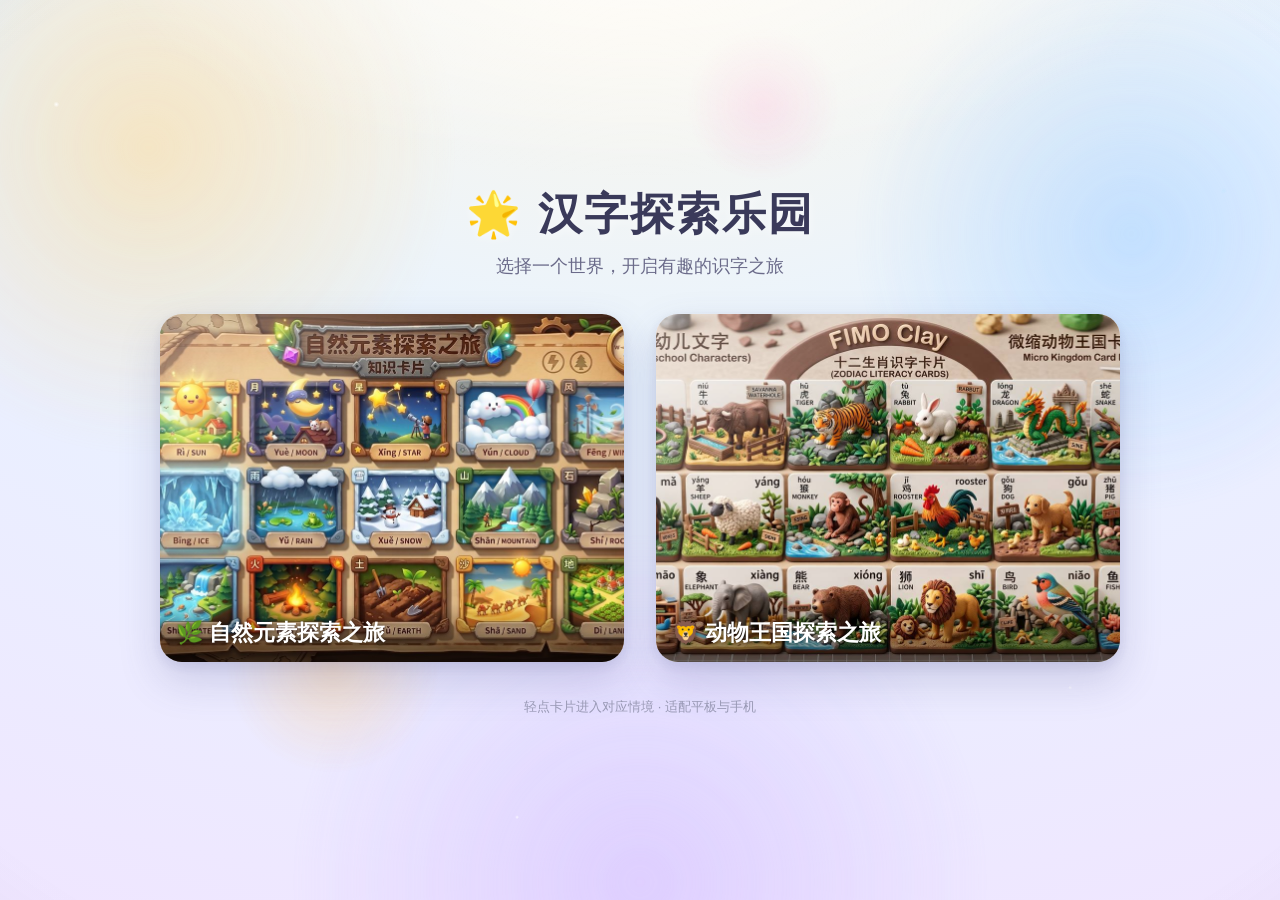
<file: index.html>
<!DOCTYPE html>
<html lang="zh-CN">
<head>
<meta charset="UTF-8">
<meta name="viewport" content="width=device-width, initial-scale=1.0, viewport-fit=cover">
<title>汉字探索乐园 · 识字卡片</title>
<link rel="icon" href="data:,">
<style>
  * { margin: 0; padding: 0; box-sizing: border-box; }
  html, body { height: 100%; }
  body {
    font-family: "PingFang SC", "Microsoft YaHei", -apple-system, "Segoe UI", sans-serif;
    min-height: 100vh;
    display: flex; flex-direction: column; align-items: center; justify-content: center;
    padding: env(safe-area-inset-top) 16px env(safe-area-inset-bottom);
    /* 基础光影渐变（顶部受光、底部偏冷，营造空间感） */
    background: radial-gradient(120% 120% at 50% -10%, #fff7e6 0%, #e8f3ff 45%, #efe6ff 100%);
    color: #3a3a5a;
    -webkit-tap-highlight-color: transparent;
    position: relative;
  }

  /* ============ 立体层次背景舞台（视差 + 光影） ============ */
  .bg-stage { position: fixed; inset: 0; z-index: 0; overflow: hidden; pointer-events: none; }
  .bg-layer { position: absolute; inset: -10%; will-change: transform; }
  /* 远景柔光团：最慢、最模糊、最淡 —— 推远景深 */
  .bg-layer.far {
    background:
      radial-gradient(40vmax 40vmax at 18% 22%, rgba(255,214,140,.55), transparent 60%),
      radial-gradient(36vmax 36vmax at 82% 30%, rgba(150,200,255,.50), transparent 60%),
      radial-gradient(44vmax 44vmax at 50% 90%, rgba(200,170,255,.45), transparent 62%);
    filter: blur(8px); opacity: .9;
  }
  /* 中景光斑：中速、中等模糊 */
  .bg-layer.mid {
    background:
      radial-gradient(14vmax 14vmax at 30% 70%, rgba(255,183,77,.35), transparent 60%),
      radial-gradient(12vmax 12vmax at 70% 58%, rgba(120,170,255,.30), transparent 60%),
      radial-gradient(10vmax 10vmax at 58% 18%, rgba(255,140,200,.28), transparent 60%);
    filter: blur(2px); opacity: .8;
  }
  /* 近景星点：最快、清晰，带高光 —— 拉近景深 */
  .bg-layer.near {
    opacity: .9;
    background-image:
      radial-gradient(3px 3px at 12% 18%, rgba(255,255,255,.95), transparent),
      radial-gradient(2px 2px at 28% 62%, rgba(255,255,255,.85), transparent),
      radial-gradient(3px 3px at 55% 38%, rgba(255,247,200,.95), transparent),
      radial-gradient(2px 2px at 78% 72%, rgba(255,255,255,.80), transparent),
      radial-gradient(3px 3px at 88% 26%, rgba(200,230,255,.95), transparent),
      radial-gradient(2px 2px at 42% 84%, rgba(255,255,255,.80), transparent);
  }
  /* 顶部光晕：模拟光源，强化光影质感 */
  .bg-light {
    position: absolute; inset: 0; pointer-events: none;
    background: radial-gradient(80% 50% at 50% -8%, rgba(255,255,255,.85), rgba(255,255,255,0) 55%);
  }
  /* 边缘暗角：聚焦中心，增强景深 */
  .bg-vignette {
    position: absolute; inset: 0; pointer-events: none;
    background: radial-gradient(120% 120% at 50% 50%, transparent 55%, rgba(60,50,90,.18) 100%);
  }

  /* 内容层浮于背景之上 */
  .page {
    position: relative; z-index: 1;
    display: flex; flex-direction: column; align-items: center; width: 100%;
  }

  header { text-align: center; margin-bottom: clamp(20px, 4vh, 48px); }
  header h1 {
    font-size: clamp(26px, 6vw, 44px); letter-spacing: 2px;
    text-shadow: 0 2px 10px rgba(255,255,255,.6);
  }
  header p { margin-top: 10px; font-size: clamp(14px, 3.4vw, 18px); color: #6b6b8a; }

  .entries {
    display: grid; grid-template-columns: repeat(2, minmax(0, 1fr));
    gap: clamp(16px, 3vw, 32px); width: min(960px, 92vw);
    perspective: 1200px; /* 卡片 3D 倾斜舞台 */
  }
  @media (max-width: 680px) { .entries { grid-template-columns: 1fr; } }

  .entry {
    position: relative; display: block; text-decoration: none;
    border-radius: 22px; overflow: hidden; background: #fff;
    box-shadow: 0 18px 40px rgba(80,80,140,.22), 0 4px 12px rgba(80,80,140,.12);
    transition: transform .3s cubic-bezier(.2,.7,.3,1), box-shadow .3s ease;
    aspect-ratio: 4 / 3;
    transform-style: preserve-3d;
    animation: floaty 7s ease-in-out infinite; /* 轻微悬浮，强化立体“活”感 */
  }
  .entry:nth-child(2) { animation-delay: -3.5s; }
  @keyframes floaty {
    0%, 100% { transform: translateY(0) rotateX(0) rotateY(0); }
    50%      { transform: translateY(-10px) rotateX(2deg) rotateY(-1.5deg); }
  }
  .entry:hover, .entry:focus-visible {
    transform: translateY(-8px) scale(1.03) rotateX(4deg) rotateY(-2deg);
    box-shadow: 0 26px 55px rgba(80,80,140,.30), 0 6px 16px rgba(80,80,140,.16);
    outline: none; animation-play-state: paused;
  }
  .entry img { width: 100%; height: 100%; object-fit: cover; display: block; }
  .entry .label {
    position: absolute; left: 0; right: 0; bottom: 0;
    padding: 14px 16px; font-size: clamp(16px, 3vw, 22px); font-weight: 700;
    color: #fff; background: linear-gradient(transparent, rgba(0,0,0,.55));
    text-shadow: 0 1px 4px rgba(0,0,0,.5);
  }
  /* 卡片左上高光，强化光影质感 */
  .entry::after {
    content: ""; position: absolute; inset: 0; pointer-events: none;
    background: linear-gradient(135deg, rgba(255,255,255,.35), rgba(255,255,255,0) 40%);
    mix-blend-mode: screen;
  }

  footer { margin-top: clamp(20px, 4vh, 40px); font-size: 13px; color: #9a9ab5; text-align: center; }

  /* 尊重“减少动态效果”偏好：关闭所有视差与悬浮动画 */
  @media (prefers-reduced-motion: reduce) {
    .entry { animation: none; }
    .bg-layer { transition: none !important; }
  }
  /* 触屏设备：降低远景模糊成本（无鼠标，视差改为自动轻漂） */
  @media (hover: none) {
    .bg-layer.far { filter: blur(6px); }
  }
</style>
</head>
<body>
  <!-- 立体层次背景：远/中/近三层 + 光源 + 暗角 -->
  <div class="bg-stage" aria-hidden="true">
    <div class="bg-layer far"  data-depth="10"></div>
    <div class="bg-layer mid"  data-depth="24"></div>
    <div class="bg-layer near" data-depth="46"></div>
    <div class="bg-light"></div>
    <div class="bg-vignette"></div>
  </div>

  <div class="page">
    <header>
      <h1>🌟 汉字探索乐园</h1>
      <p>选择一个世界，开启有趣的识字之旅</p>
    </header>
    <main class="entries">
      <a class="entry" href="nature.html" aria-label="自然元素探索之旅">
        <img src="背景1.jpg" alt="自然元素探索" decoding="async">
        <span class="label">🌿 自然元素探索之旅</span>
      </a>
      <a class="entry" href="zoo.html" aria-label="动物王国探索之旅">
        <img src="背景图2.jpg" alt="动物王国探索" decoding="async">
        <span class="label">🦁 动物王国探索之旅</span>
      </a>
    </main>
    <footer>轻点卡片进入对应情境 · 适配平板与手机</footer>
  </div>

  <script>
  (function () {
    var reduce = window.matchMedia && window.matchMedia('(prefers-reduced-motion: reduce)').matches;
    if (reduce) return; // 尊重减少动效偏好，不做视差
    var noHover = window.matchMedia && window.matchMedia('(hover: none)').matches;
    var layers = Array.prototype.slice.call(document.querySelectorAll('.bg-layer'));
    var tx = 0, ty = 0, cx = 0, cy = 0, raf = null;

    function animate() {
      cx += (tx - cx) * 0.08; // 平滑缓动，避免突兀
      cy += (ty - cy) * 0.08;
      for (var i = 0; i < layers.length; i++) {
        var d = parseFloat(layers[i].getAttribute('data-depth')) || 0;
        // 仅用 transform（GPU 合成），不触发重排/重绘
        layers[i].style.transform = 'translate3d(' + (-cx * d) + 'px,' + (-cy * d) + 'px,0)';
      }
      if (Math.abs(tx - cx) > 0.1 || Math.abs(ty - cy) > 0.1) raf = requestAnimationFrame(animate);
      else raf = null;
    }
    function schedule() { if (!raf) raf = requestAnimationFrame(animate); }

    if (!noHover) {
      // 桌面：指针视差（被动监听 + rAF 节流）
      window.addEventListener('pointermove', function (e) {
        tx = (e.clientX / window.innerWidth  - 0.5) * 2;  // 归一化 [-1,1]
        ty = (e.clientY / window.innerHeight - 0.5) * 2;
        schedule();
      }, { passive: true });
    } else {
      // 移动端：极低成本自动轻漂，营造呼吸式景深
      var t0 = performance.now();
      (function drift() {
        var t = (performance.now() - t0) / 1000;
        tx = Math.sin(t * 0.4) * 0.5;
        ty = Math.cos(t * 0.3) * 0.4;
        schedule();
        setTimeout(drift, 60);
      })();
    }
  })();
  </script>
</body>
</html>
</file>
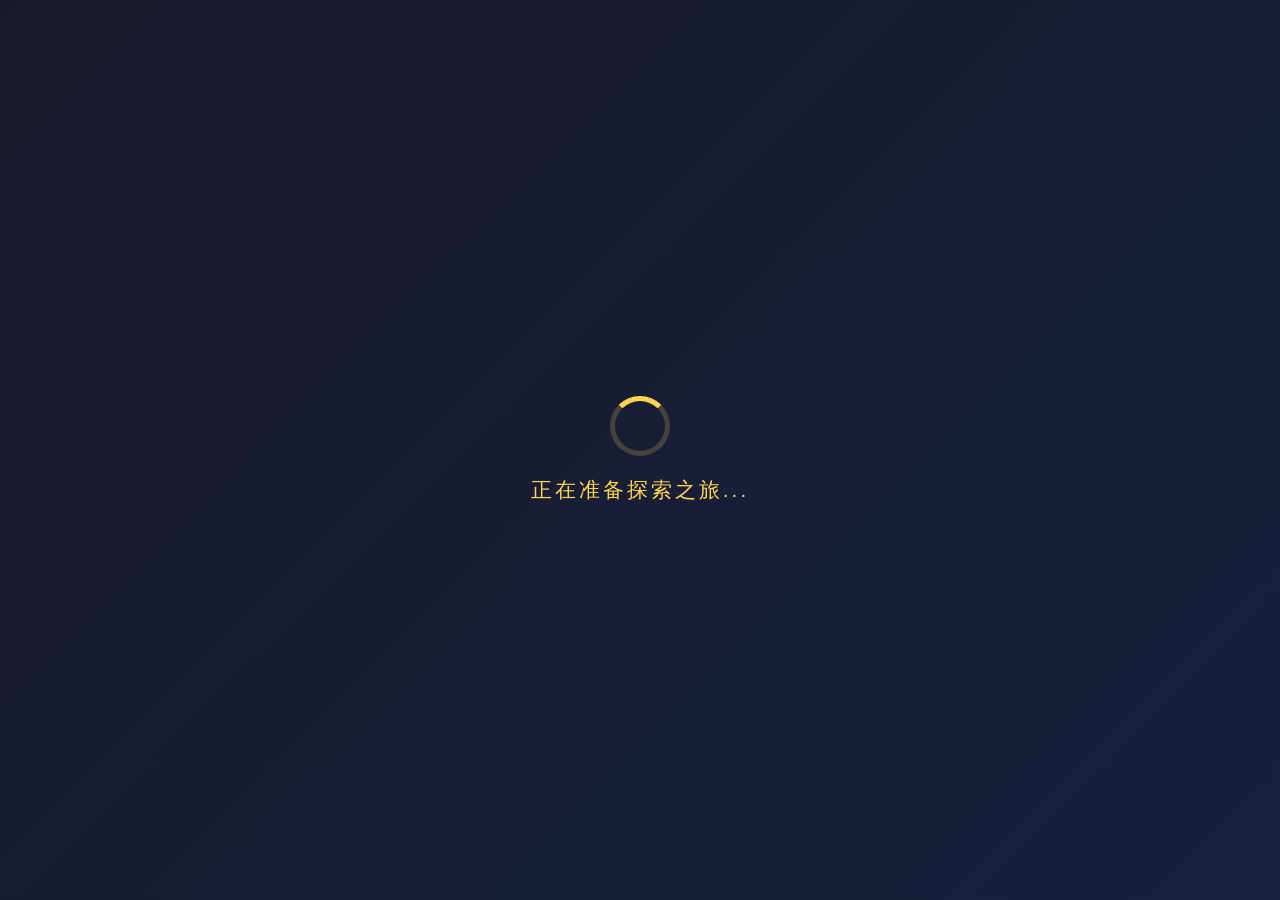
<file: nature.html>
<!DOCTYPE html>
<html lang="zh-CN">
<head>
    <meta charset="UTF-8">
    <meta name="viewport" content="width=device-width, initial-scale=1.0, maximum-scale=1.0, user-scalable=no, viewport-fit=cover">
    <link rel="icon" href="data:,">
    <title>自然元素探索之旅 - 3D幼儿互动识字</title>
    <link rel="stylesheet" href="app.css">
</head>
<body>

    <!-- 部署资源缺失自检横幅（默认隐藏，libs/ 等未上线时显示具体缺失文件） -->
    <div id="deploy-warning" role="alert"></div>

    <!-- 加载画面 -->
    <div class="loading-screen" id="loadingScreen">
        <div class="loading-spinner"></div>
        <div class="loading-text">正在准备探索之旅...</div>
    </div>

    <!-- 兜底：即使 CDN/脚本加载缓慢或被网络阻塞，最多 3 秒后强制隐藏加载页，
         避免手机/平板卡在“正在加载中”并拦截所有点击（独立于后续阻塞脚本） -->
    <script>
      (function () {
        function forceHide() {
          var l = document.getElementById('loadingScreen');
          if (l) {
            l.classList.add('hide');
            setTimeout(function () { if (l) l.style.display = 'none'; }, 900);
          }
        }
        window.__forceHideLoader = forceHide;
        setTimeout(forceHide, 3000);
      })();
    </script>

    <!-- Three.js 3D粒子背景 -->
    <canvas id="three-canvas"></canvas>

    <!-- 寻宝地图主场景 -->
    <div class="app-container" id="appContainer">
        <!-- 场景切换标签栏 -->
        <div class="scene-tabs" id="sceneTabs">
            <button class="scene-tab" onclick="location.href='index.html'">🏠 主页</button>
            <button class="scene-tab active" data-scene="nature">🌿 自然探索</button>
            <button class="scene-tab voice-tab" id="btnVoice" onclick="toggleVoicePanel()">🔊 语音</button>
            <div class="voice-panel" id="voicePanel"></div>
            <button class="scene-tab rate-tab" id="btnRate" onclick="toggleRatePanel()" title="选择语速（默认 1 倍）">⏩ 1×</button>
            <div class="rate-panel" id="ratePanel"></div>
        </div>

        <!-- 标题 -->
        <div class="title-decoration">✨ 自然元素探索之旅 ✨</div>

        <!-- 角落装饰SVG -->
        <svg class="corner-deco tl" viewBox="0 0 70 70"><path d="M5,5 L5,55 Q5,65 15,65 L65,65" fill="none" stroke="#ffd54f" stroke-width="3" stroke-linecap="round"/><circle cx="5" cy="5" r="5" fill="#ffd54f"/></svg>
        <svg class="corner-deco tr" viewBox="0 0 70 70"><path d="M5,5 L5,55 Q5,65 15,65 L65,65" fill="none" stroke="#ffd54f" stroke-width="3" stroke-linecap="round"/><circle cx="5" cy="5" r="5" fill="#ffd54f"/></svg>
        <svg class="corner-deco bl" viewBox="0 0 70 70"><path d="M5,5 L5,55 Q5,65 15,65 L65,65" fill="none" stroke="#ffd54f" stroke-width="3" stroke-linecap="round"/><circle cx="5" cy="5" r="5" fill="#ffd54f"/></svg>
        <svg class="corner-deco br" viewBox="0 0 70 70"><path d="M5,5 L5,55 Q5,65 15,65 L65,65" fill="none" stroke="#ffd54f" stroke-width="3" stroke-linecap="round"/><circle cx="5" cy="5" r="5" fill="#ffd54f"/></svg>

        <!-- 背景图 -->
        <img src="背景1.jpg" class="main-bg" alt="自然元素探索地图" decoding="async">

        <!-- 5×3 热区交互网格 -->
        <div class="grid-overlay" id="gridOverlay"></div>
    </div>

    <!-- 知识卡片弹窗（3D翻转） -->
    <div class="modal-overlay" id="cardModal">
        <div class="modal-content">
            <!-- 左侧：动态放大截取大图 + 大字展示 -->
            <div class="modal-left" id="modalImage">
                <div class="left-char-display" id="leftCharDisplay">日</div>
                <!-- 读一读 弹窗：叠加在左侧图片上方（毛玻璃面板，不遮挡图片关键内容） -->
                <div class="read-popup" id="readPopup">
                    <div class="read-popup-head">
                        <span>📖 读一读</span>
                        <span class="rp-head-btns">
                            <button class="read-popup-theme" id="readPopupTheme" title="切换配色主题">🎨</button>
                            <button class="read-popup-close" id="readPopupClose" title="关闭">✖</button>
                        </span>
                    </div>
                    <div class="read-popup-body" id="readPopupBody"></div>
                </div>
            </div>

            <!-- 右侧：可翻转教学卡片 -->
            <div class="modal-right">
                <div class="close-btn" onclick="event.stopPropagation(); closeModal()">✖</div>
                <button class="flip-btn" id="flipBtn" onclick="event.stopPropagation(); flipCard()">🔄 翻到背面 ✍️</button>

                <div class="flip-card-inner" id="flipCardInner">
                    <!-- 正面：基础认读 + 互动学习 -->
                    <div class="flip-face flip-front">
                        <!-- 可拖动顶部组：核心字 + 拼音 + 英语单词 + 小喇叭（整体左移） -->
                        <div class="top-block" id="topBlock">
                            <div class="core-display"><span class="letter big-char" id="ui-core">日</span></div>
                            <div class="char-header" id="charHeader">
                                <div class="py-row">
                                    <span class="pinyin" id="ui-pinyin">rì</span>
                                    <button class="spk-btn" id="btnPinyin" title="拼音拼读">🔊</button>
                                </div>
                                <div class="en-row">
                                    <span class="english" id="ui-english">SUN</span>
                                    <button class="spk-btn" id="btnEnglish" title="英语拼读">🔊</button>
                                </div>
                            </div>
                        </div>

                        <!-- 组词（位于拼音下方） -->
                        <div class="words" id="ui-words">组词：加载中...</div>

                        <!-- 顶部操作按钮栏（认读 / 学习类） -->
                        <div class="toolbar">
                            <button id="btn-audio" class="tb-btn tb-audio">📖 读一读</button>
                            <button id="btn-quiz" class="tb-btn tb-quiz">🎮 趣味问答</button>
                        </div>

                        <!-- 拼读高亮展示区（点击拼音/英语小喇叭时显示，浮于卡片右上） -->
                        <div class="blend-bar" id="blendBar">
                            <div class="blend-title" id="blendTitle">🔤 拼读练习</div>
                            <div class="blend-chips" id="blendChips"></div>
                        </div>

                        <!-- 部首与字形三合一模块（部首 / 笔画 / 结构 融于同一加宽模块） -->
                        <div class="info-module" id="ui-radical-box">
                            <div class="module-label">📕 部首与字形</div>
                            <div class="info-grid">
                                <div class="info-cell is-radical"><div class="ic-label">部首</div><div class="ic-val struct-radical">日</div></div>
                                <div class="info-cell"><div class="ic-label">笔画</div><div class="ic-val struct-strokes">4 画</div></div>
                                <div class="info-cell"><div class="ic-label">结构</div><div class="ic-val struct-type">独体字</div></div>
                            </div>
                        </div>

                        <!-- 随机奖励动画容器 -->
                        <div id="badge-reward">
                            <div class="badge-icon">🌟</div>
                            <div class="badge-text">解锁徽章！</div>
                        </div>

                        <!-- 趣味问答面板（默认隐藏） -->
                        <div class="quiz-box" id="quizBox">
                            <div class="quiz-title">🎮 趣味小测验</div>
                            <div class="quiz-question" id="quizQuestion"></div>
                            <div class="quiz-options" id="quizOptions"></div>
                            <div class="quiz-feedback" id="quizFeedback"></div>
                            <button class="quiz-close" id="quizClose">收起测验</button>
                        </div>
                    </div>

                    <!-- 背面：书写练习（田字格 / 笔顺动画 / 描红讲解 / 描红练习 / 笔画名称） -->
                    <div class="flip-face flip-back">
                        <h3 class="back-title">✍️ 书写练习</h3>

                        <!-- 书写操作按钮栏 -->
                        <div class="toolbar">
                            <button id="btn-animate" class="tb-btn tb-animate">▶ 笔顺动画</button>
                            <button id="btn-trace-guide" class="tb-btn tb-trace-guide">📝 描红讲解</button>
                            <button id="btn-trace" class="tb-btn tb-trace">✍️ 描红练习</button>
                            <button id="btn-reset" class="tb-btn tb-reset">🔄 重置</button>
                        </div>

                        <!-- 田字格 + 笔画名称（课本式） -->
                        <div class="write-row">
                            <!-- 笔画名称：置于田字格左侧，紧贴中线、最窄宽 -->
                            <div class="strokes-side" id="ui-strokes">
                                <div class="strokes-label">🖌️ 笔画名称（共 <span class="stroke-num-total">?</span> 笔）</div>
                                <div class="stroke-list"></div>
                            </div>

                            <!-- 田字格测验区 -->
                            <div id="tzg-container" title="点击田字格开启临摹测验">
                                <div id="tzg-base"></div>
                                <div id="tzg-trace"></div>
                                <div id="tzg-status"></div>
                            </div>
                        </div>

                        <!-- 操作步骤说明：移至背面最下方 -->
                        <div class="trace-tip">点「描红练习」直接用蓝笔描红，写错可点「🔄 重置」重新开始～</div>
                    </div>
                </div>
            </div>
        </div>
    </div>

        <!-- 场景配置（供 app.js 读取；壳层注入，避免两页重复大段逻辑） -->
    <script>window.CURRENT_SCENE = 'nature';</script>
    <!-- 共享数据与应用逻辑（本地同源，彻底去除 jsdelivr 外链） -->
    <script src="data.js"></script>
    <script src="app.js"></script>
</body>
</html>
</file>
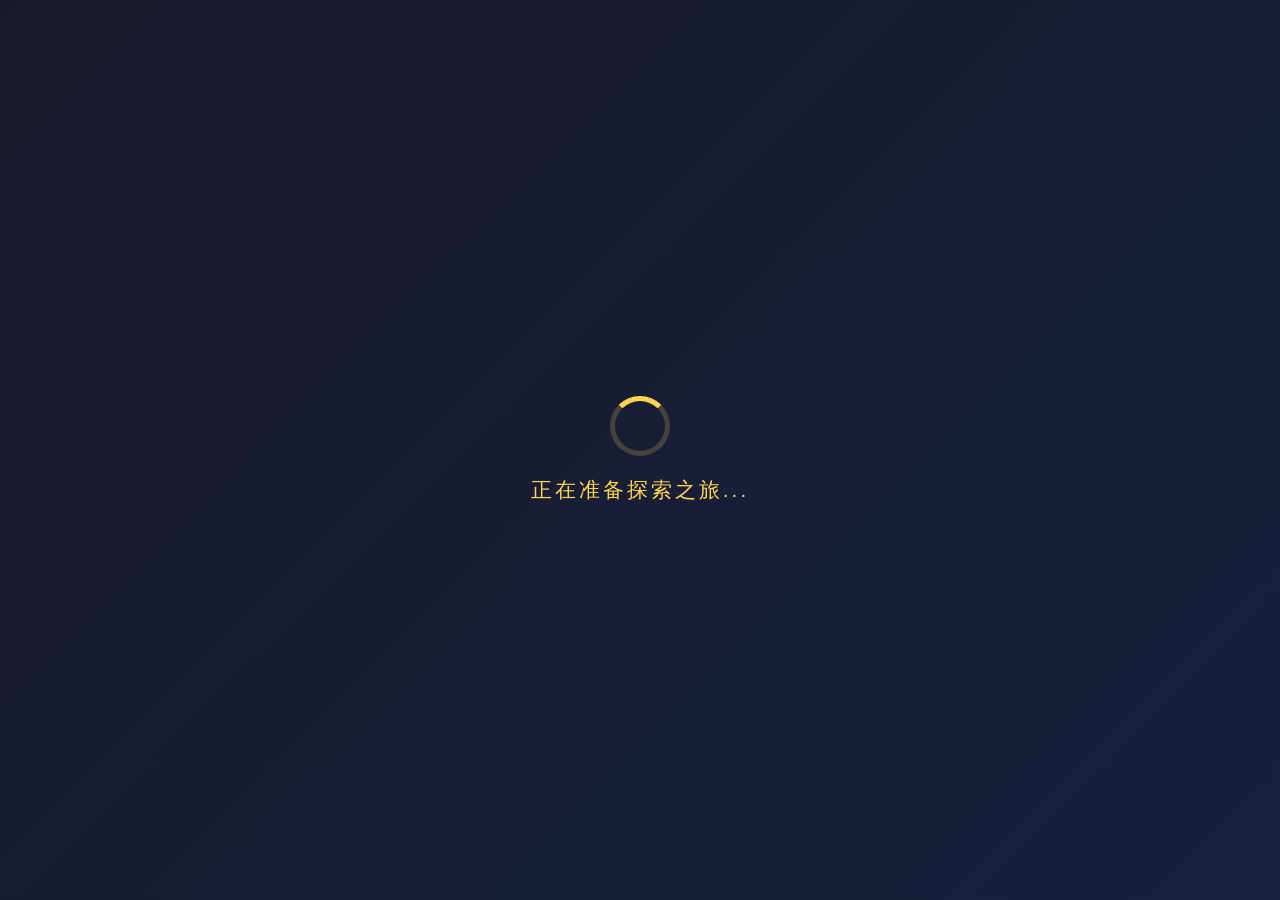
<file: zoo.html>
<!DOCTYPE html>
<html lang="zh-CN">
<head>
    <meta charset="UTF-8">
    <meta name="viewport" content="width=device-width, initial-scale=1.0, maximum-scale=1.0, user-scalable=no, viewport-fit=cover">
    <link rel="icon" href="data:,">
    <title>动物王国探索之旅 - 3D幼儿互动识字</title>
    <link rel="stylesheet" href="app.css">
</head>
<body>

    <!-- 部署资源缺失自检横幅（默认隐藏，libs/ 等未上线时显示具体缺失文件） -->
    <div id="deploy-warning" role="alert"></div>

    <!-- 加载画面 -->
    <div class="loading-screen" id="loadingScreen">
        <div class="loading-spinner"></div>
        <div class="loading-text">正在准备探索之旅...</div>
    </div>

    <!-- 兜底：即使 CDN/脚本加载缓慢或被网络阻塞，最多 3 秒后强制隐藏加载页，
         避免手机/平板卡在“正在加载中”并拦截所有点击（独立于后续阻塞脚本） -->
    <script>
      (function () {
        function forceHide() {
          var l = document.getElementById('loadingScreen');
          if (l) {
            l.classList.add('hide');
            setTimeout(function () { if (l) l.style.display = 'none'; }, 900);
          }
        }
        window.__forceHideLoader = forceHide;
        setTimeout(forceHide, 3000);
      })();
    </script>

    <!-- Three.js 3D粒子背景 -->
    <canvas id="three-canvas"></canvas>

    <!-- 寻宝地图主场景 -->
    <div class="app-container" id="appContainer">
        <!-- 场景切换标签栏 -->
        <div class="scene-tabs" id="sceneTabs">
            <button class="scene-tab" onclick="location.href='index.html'">🏠 主页</button>
            <button class="scene-tab active" data-scene="zoo">🦁 动物王国</button>
            <button class="scene-tab voice-tab" id="btnVoice" onclick="toggleVoicePanel()">🔊 语音</button>
            <div class="voice-panel" id="voicePanel"></div>
            <button class="scene-tab rate-tab" id="btnRate" onclick="toggleRatePanel()" title="选择语速（默认 1 倍）">⏩ 1×</button>
            <div class="rate-panel" id="ratePanel"></div>
        </div>

        <!-- 标题 -->
        <div class="title-decoration">🦁 动物王国探索之旅</div>

        <!-- 角落装饰SVG -->
        <svg class="corner-deco tl" viewBox="0 0 70 70"><path d="M5,5 L5,55 Q5,65 15,65 L65,65" fill="none" stroke="#ffd54f" stroke-width="3" stroke-linecap="round"/><circle cx="5" cy="5" r="5" fill="#ffd54f"/></svg>
        <svg class="corner-deco tr" viewBox="0 0 70 70"><path d="M5,5 L5,55 Q5,65 15,65 L65,65" fill="none" stroke="#ffd54f" stroke-width="3" stroke-linecap="round"/><circle cx="5" cy="5" r="5" fill="#ffd54f"/></svg>
        <svg class="corner-deco bl" viewBox="0 0 70 70"><path d="M5,5 L5,55 Q5,65 15,65 L65,65" fill="none" stroke="#ffd54f" stroke-width="3" stroke-linecap="round"/><circle cx="5" cy="5" r="5" fill="#ffd54f"/></svg>
        <svg class="corner-deco br" viewBox="0 0 70 70"><path d="M5,5 L5,55 Q5,65 15,65 L65,65" fill="none" stroke="#ffd54f" stroke-width="3" stroke-linecap="round"/><circle cx="5" cy="5" r="5" fill="#ffd54f"/></svg>

        <!-- 背景图 -->
        <img src="背景图2.jpg" class="main-bg" alt="动物王国探索地图" decoding="async">

        <!-- 5×3 热区交互网格 -->
        <div class="grid-overlay" id="gridOverlay"></div>
    </div>

    <!-- 知识卡片弹窗（3D翻转） -->
    <div class="modal-overlay" id="cardModal">
        <div class="modal-content">
            <!-- 左侧：动态放大截取大图 + 大字展示 -->
            <div class="modal-left" id="modalImage">
                <div class="left-char-display" id="leftCharDisplay">日</div>
                <!-- 读一读 弹窗：叠加在左侧图片上方（毛玻璃面板，不遮挡图片关键内容） -->
                <div class="read-popup" id="readPopup">
                    <div class="read-popup-head">
                        <span>📖 读一读</span>
                        <span class="rp-head-btns">
                            <button class="read-popup-theme" id="readPopupTheme" title="切换配色主题">🎨</button>
                            <button class="read-popup-close" id="readPopupClose" title="关闭">✖</button>
                        </span>
                    </div>
                    <div class="read-popup-body" id="readPopupBody"></div>
                </div>
            </div>

            <!-- 右侧：可翻转教学卡片 -->
            <div class="modal-right">
                <div class="close-btn" onclick="event.stopPropagation(); closeModal()">✖</div>
                <button class="flip-btn" id="flipBtn" onclick="event.stopPropagation(); flipCard()">🔄 翻到背面 ✍️</button>

                <div class="flip-card-inner" id="flipCardInner">
                    <!-- 正面：基础认读 + 互动学习 -->
                    <div class="flip-face flip-front">
                        <!-- 可拖动顶部组：核心字 + 拼音 + 英语单词 + 小喇叭（整体左移） -->
                        <div class="top-block" id="topBlock">
                            <div class="core-display"><span class="letter big-char" id="ui-core">日</span></div>
                            <div class="char-header" id="charHeader">
                                <div class="py-row">
                                    <span class="pinyin" id="ui-pinyin">rì</span>
                                    <button class="spk-btn" id="btnPinyin" title="拼音拼读">🔊</button>
                                </div>
                                <div class="en-row">
                                    <span class="english" id="ui-english">SUN</span>
                                    <button class="spk-btn" id="btnEnglish" title="英语拼读">🔊</button>
                                </div>
                            </div>
                        </div>

                        <!-- 组词（位于拼音下方） -->
                        <div class="words" id="ui-words">组词：加载中...</div>

                        <!-- 顶部操作按钮栏（认读 / 学习类） -->
                        <div class="toolbar">
                            <button id="btn-audio" class="tb-btn tb-audio">📖 读一读</button>
                            <button id="btn-quiz" class="tb-btn tb-quiz">🎮 趣味问答</button>
                        </div>

                        <!-- 拼读高亮展示区（点击拼音/英语小喇叭时显示，浮于卡片右上） -->
                        <div class="blend-bar" id="blendBar">
                            <div class="blend-title" id="blendTitle">🔤 拼读练习</div>
                            <div class="blend-chips" id="blendChips"></div>
                        </div>

                        <!-- 部首与字形三合一模块（部首 / 笔画 / 结构 融于同一加宽模块） -->
                        <div class="info-module" id="ui-radical-box">
                            <div class="module-label">📕 部首与字形</div>
                            <div class="info-grid">
                                <div class="info-cell is-radical"><div class="ic-label">部首</div><div class="ic-val struct-radical">日</div></div>
                                <div class="info-cell"><div class="ic-label">笔画</div><div class="ic-val struct-strokes">4 画</div></div>
                                <div class="info-cell"><div class="ic-label">结构</div><div class="ic-val struct-type">独体字</div></div>
                            </div>
                        </div>

                        <!-- 随机奖励动画容器 -->
                        <div id="badge-reward">
                            <div class="badge-icon">🌟</div>
                            <div class="badge-text">解锁徽章！</div>
                        </div>

                        <!-- 趣味问答面板（默认隐藏） -->
                        <div class="quiz-box" id="quizBox">
                            <div class="quiz-title">🎮 趣味小测验</div>
                            <div class="quiz-question" id="quizQuestion"></div>
                            <div class="quiz-options" id="quizOptions"></div>
                            <div class="quiz-feedback" id="quizFeedback"></div>
                            <button class="quiz-close" id="quizClose">收起测验</button>
                        </div>
                    </div>

                    <!-- 背面：书写练习（田字格 / 笔顺动画 / 描红讲解 / 描红练习 / 笔画名称） -->
                    <div class="flip-face flip-back">
                        <h3 class="back-title">✍️ 书写练习</h3>

                        <!-- 书写操作按钮栏 -->
                        <div class="toolbar">
                            <button id="btn-animate" class="tb-btn tb-animate">▶ 笔顺动画</button>
                            <button id="btn-trace-guide" class="tb-btn tb-trace-guide">📝 描红讲解</button>
                            <button id="btn-trace" class="tb-btn tb-trace">✍️ 描红练习</button>
                            <button id="btn-reset" class="tb-btn tb-reset">🔄 重置</button>
                        </div>

                        <!-- 田字格 + 笔画名称（课本式） -->
                        <div class="write-row">
                            <!-- 笔画名称：置于田字格左侧，紧贴中线、最窄宽 -->
                            <div class="strokes-side" id="ui-strokes">
                                <div class="strokes-label">🖌️ 笔画名称（共 <span class="stroke-num-total">?</span> 笔）</div>
                                <div class="stroke-list"></div>
                            </div>

                            <!-- 田字格测验区 -->
                            <div id="tzg-container" title="点击田字格开启临摹测验">
                                <div id="tzg-base"></div>
                                <div id="tzg-trace"></div>
                                <div id="tzg-status"></div>
                            </div>
                        </div>

                        <!-- 操作步骤说明：移至背面最下方 -->
                        <div class="trace-tip">点「描红练习」直接用蓝笔描红，写错可点「🔄 重置」重新开始～</div>
                    </div>
                </div>
            </div>
        </div>
    </div>

        <!-- 场景配置（供 app.js 读取；壳层注入，避免两页重复大段逻辑） -->
    <script>window.CURRENT_SCENE = 'zoo';</script>
    <!-- 共享数据与应用逻辑（本地同源，彻底去除 jsdelivr 外链） -->
    <script src="data.js"></script>
    <script src="app.js"></script>
</body>
</html>
</file>
<file: app.css>
/* ==================== 部署资源缺失自检横幅 ==================== */
        #deploy-warning {
            position: fixed; top: 0; left: 0; right: 0; z-index: 99999;
            display: none;
            background: #b71c1c; color: #fff;
            padding: 12px 44px 12px 16px;
            font-family: 'Microsoft YaHei', sans-serif; font-size: 14px; line-height: 1.7;
            box-shadow: 0 2px 14px rgba(0,0,0,.35);
            max-height: 60vh; overflow-y: auto;
        }
        #deploy-warning code {
            background: rgba(255,255,255,.18); padding: 1px 6px; border-radius: 4px;
            font-family: Consolas, 'Courier New', monospace; font-size: 13px;
        }
        #deploy-warning .dw-close {
            position: absolute; top: 8px; right: 14px; cursor: pointer;
            font-size: 22px; line-height: 1; opacity: .85; font-weight: bold;
        }
        #deploy-warning .dw-close:hover { opacity: 1; }

        /* ==================== 全局重置与基础 ==================== */
        * { box-sizing: border-box; margin: 0; padding: 0; }
        body {
            font-family: 'KaiTi', 'SimSun', 'Microsoft YaHei', sans-serif;
            background: linear-gradient(135deg, #1a1a2e 0%, #16213e 50%, #0f3460 100%);
            display: flex; justify-content: center; align-items: center;
            min-height: 100vh; min-height: 100dvh; overflow: hidden;
            color: #333;
            /* 避让刘海屏/Home 指示条：内缩安全区，主体始终完整可见（桌面环境 insets 为 0，无副作用） */
            padding: env(safe-area-inset-top) env(safe-area-inset-right) env(safe-area-inset-bottom) env(safe-area-inset-left);
        }

        /* ==================== Three.js 3D背景画布 ==================== */
        #three-canvas {
            position: fixed; top: 0; left: 0;
            width: 100vw; height: 100vh; height: 100dvh;
            z-index: 0; pointer-events: none;
        }

        /* ==================== 主应用容器（寻宝地图） ==================== */
        .app-container {
            position: relative; z-index: 1;
            /* 自适应：同时受宽度与高度约束，避免竖屏被压扁、横屏（尤其手机横屏）被裁切 */
            width: min(92vw, 1300px, calc((100dvh - 24px) * 16 / 9));
            aspect-ratio: 16 / 9; max-height: 94dvh;
            border-radius: 24px;
            box-shadow:
                0 25px 80px rgba(0,0,0,0.6),
                0 0 60px rgba(255,200,100,0.15),
                inset 0 0 30px rgba(255,255,255,0.05);
            overflow: hidden;
            transform-style: preserve-3d;
            perspective: 1200px;
            /* 微妙悬浮动画 */
            animation: containerFloat 6s ease-in-out infinite;
        }

        @keyframes containerFloat {
            0%, 100% { transform: translateY(0) rotateX(0deg); }
            50% { transform: translateY(-8px) rotateX(1deg); }
        }
        /* 触屏设备（手机/平板）关闭常驻动画，避免持续重绘导致卡顿/无响应 */
        @media (hover: none) {
            .app-container { animation: none; }
            .modal-left::before { animation: none; display: none; }
            .left-char-display { animation: none; }
        }

        .main-bg {
            width: 100%; height: 100%;
            object-fit: cover; border-radius: 24px;
            display: block;
        }

        /* ==================== 场景切换标签栏 ==================== */
        .scene-tabs {
            position: absolute; top: 12px; left: 50%; transform: translateX(-50%);
            z-index: 15;
            display: flex; gap: 6px;
            padding: 4px;
            border-radius: 20px;
            background: rgba(0, 0, 0, 0.6);
        }
        .scene-tab {
            padding: 8px 22px;
            border: none; border-radius: 16px;
            cursor: pointer;
            font-size: 0.92em; font-weight: bold;
            font-family: 'Microsoft YaHei', sans-serif;
            color: rgba(255,255,255,0.7);
            background: transparent;
            transition: all 0.35s ease;
            white-space: nowrap;
            letter-spacing: 1px;
            touch-action: manipulation;
        }
        .scene-tab:hover { color: rgba(255,255,255,0.95); background: rgba(255,215,0,0.15); }
        .scene-tab.active {
            color: #1a1a2e;
            background: linear-gradient(135deg, #ffd54f 0%, #ffb300 100%);
            box-shadow: 0 2px 12px rgba(255,179,0,0.5), 0 0 20px rgba(255,215,0,0.2);
            transform: scale(1.05);
        }
        /* 动物园场景使用6列网格（18格）；自然元素保持5列（15格） */
        .grid-overlay.cols-6 { grid-template-columns: repeat(6, 1fr); }

        /* ==================== 5×3 交互网格覆盖层 ==================== */
        .grid-overlay {
            position: absolute;
            top: 16%; left: 9%; right: 9%; bottom: 9%;
            display: grid;
            grid-template-columns: repeat(5, 1fr);
            grid-template-rows: repeat(3, 1fr);
            gap: 1.8%;
            z-index: 2;
        }

        /* 每个网格单元 - 3D交互卡片 */
        .grid-item {
            cursor: pointer;
            border-radius: 16px;
            transition: box-shadow 0.3s ease, background-color 0.3s ease;
            background: rgba(255, 255, 255, 0);
            position: relative;
            transform-style: preserve-3d;
            /* 入场动画 */
            opacity: 0;
            animation: gridItemIn 0.6s ease forwards;
        }

        .grid-item:nth-child(1)  { animation-delay: 0.05s; }
        .grid-item:nth-child(2)  { animation-delay: 0.10s; }
        .grid-item:nth-child(3)  { animation-delay: 0.15s; }
        .grid-item:nth-child(4)  { animation-delay: 0.20s; }
        .grid-item:nth-child(5)  { animation-delay: 0.25s; }
        .grid-item:nth-child(6)  { animation-delay: 0.30s; }
        .grid-item:nth-child(7)  { animation-delay: 0.35s; }
        .grid-item:nth-child(8)  { animation-delay: 0.40s; }
        .grid-item:nth-child(9)  { animation-delay: 0.45s; }
        .grid-item:nth-child(10) { animation-delay: 0.50s; }
        .grid-item:nth-child(11) { animation-delay: 0.55s; }
        .grid-item:nth-child(12) { animation-delay: 0.60s; }
        .grid-item:nth-child(13) { animation-delay: 0.65s; }
        .grid-item:nth-child(14) { animation-delay: 0.70s; }
        .grid-item:nth-child(15) { animation-delay: 0.75s; }

        @keyframes gridItemIn {
            from { opacity: 0; transform: scale(0.5) translateY(30px); }
            to   { opacity: 1; transform: scale(1) translateY(0); }
        }

        /* Hover - 3D倾斜 + 光晕 */
        .grid-item:hover {
            background: rgba(255, 230, 150, 0.25);
            box-shadow:
                0 0 25px rgba(255, 215, 0, 0.7),
                0 0 50px rgba(255, 180, 0, 0.3),
                inset 0 0 20px rgba(255,255,255,0.2);
            transform: scale(1.08) translateZ(20px);
            z-index: 10;
        }

        /* 脉冲提示动画 - 引导幼儿点击 */
        .grid-item::after {
            content: '';
            position: absolute;
            top: 50%; left: 50%;
            width: 20px; height: 20px;
            margin-left: -10px; margin-top: -10px;
            border-radius: 50%;
            background: radial-gradient(circle, rgba(255,215,0,0.8) 0%, transparent 70%);
            opacity: 0;
            transition: opacity 0.3s;
            pointer-events: none;
        }
        .grid-item:hover::after {
            opacity: 1;
            animation: pulseRing 1.5s ease-out infinite;
        }

        @keyframes pulseRing {
            0%   { transform: scale(0.5); opacity: 1; }
            100% { transform: scale(4); opacity: 0; }
        }

        /* 点击反馈波纹 */
        .grid-item .ripple {
            position: absolute; border-radius: 50%;
            background: radial-gradient(circle, rgba(255,255,255,0.6) 0%, transparent 70%);
            transform: scale(0); animation: rippleEffect 0.6s ease-out forwards;
            pointer-events: none;
        }

        @keyframes rippleEffect {
            to { transform: scale(4); opacity: 0; }
        }

        /* ==================== 知识卡片弹窗（3D翻转） ==================== */
        .modal-overlay {
            position: fixed; top: 0; left: 0;
            width: 100vw; height: 100vh; height: 100dvh;
            background: rgba(0,0,0,0.9);
            display: flex; justify-content: center; align-items: center;
            opacity: 0; pointer-events: none;
            transition: opacity 0.45s ease;
            z-index: 100;
            perspective: 1500px;
            /* 避让刘海/Home 指示条：内缩安全区，弹窗始终完整可见 */
            box-sizing: border-box;
            padding: env(safe-area-inset-top) env(safe-area-inset-right) env(safe-area-inset-bottom) env(safe-area-inset-left);
        }
        .modal-overlay.active {
            opacity: 1; pointer-events: auto;
        }

        /* 弹窗内容 - 3D翻转进入 */
        .modal-content {
            width: 86vw; max-width: 1050px;
            height: 78vh; height: 78dvh; max-height: 700px;
            background: linear-gradient(145deg, #fffef5 0%, #fff8e7 50%, #fff3d6 100%);
            border-radius: 32px;
            display: flex; overflow: hidden;
            transform: rotateY(-90deg) scale(0.5);
            opacity: 0;
            transition: transform 0.65s cubic-bezier(0.175, 0.885, 0.32, 1.275), opacity 0.65s cubic-bezier(0.175, 0.885, 0.32, 1.275);
            box-shadow:
                0 30px 90px rgba(0,0,0,0.5),
                0 0 0 4px rgba(255,200,100,0.3),
                0 0 80px rgba(255,180,80,0.15);
            position: relative;
        }
        .modal-overlay.active .modal-content {
            transform: rotateY(0deg) scale(1);
            opacity: 1;
        }

        /* 左侧：动态放大截取大图（单幅场景图） */
        .modal-left {
            width: 48%; height: 100%;
            background-image: linear-gradient(135deg, #ffe6bf 0%, #ffcf8a 100%);
            background-size: cover;
            background-position: center center;
            background-repeat: no-repeat;
            border-right: 4px dashed #d4c2a5;
            position: relative;
            overflow: hidden;
            /* 大字置于左上角、缩小字号；底部留出空间给「读一读」毛玻璃面板，二者互不遮挡 */
            display: flex; align-items: flex-start; justify-content: flex-start;
            padding: 5% 0 0 6%;
        }
        /* 左侧媒体：视频以全屏填充展示（图片仍用 background-image 等比覆盖） */
        .modal-left video.modal-media {
            position: absolute; inset: 0;
            width: 100%; height: 100%;
            object-fit: cover;
            z-index: 0;
            pointer-events: auto;   /* 允许点击视频暂停/播放；左侧大字在更上层(z-index:2)不受影响 */
        }
        /* 左侧图片上的装饰光效 */
        .modal-left::before {
            content: '';
            position: absolute; top: -50%; left: -50%;
            width: 200%; height: 200%;
            background: conic-gradient(from 0deg, transparent, rgba(255,215,0,0.08), transparent, rgba(100,200,255,0.06), transparent);
            animation: shimmerRotate 8s linear infinite;
        }
        @keyframes shimmerRotate {
            to { transform: rotate(360deg); }
        }

        /* 左侧大字展示 */
        .left-char-display {
            font-size: 7em;
            font-weight: bold;
            color: rgba(255,255,255,0.95);
            text-shadow:
                0 4px 15px rgba(0,0,0,0.3),
                0 0 40px rgba(255,200,100,0.4),
                0 0 80px rgba(255,150,50,0.2);
            position: relative;
            z-index: 2;
            animation: charBreathe 3s ease-in-out infinite;
        }
        @keyframes charBreathe {
            0%, 100% { transform: scale(1); }
            50% { transform: scale(1.05); }
        }

        /* 右侧：教学与互动区（翻转卡片容器） */
        .modal-right {
            width: 52%; height: 100%;
            position: relative;
            perspective: 1500px;
            background: linear-gradient(180deg, rgba(255,255,255,0) 0%, rgba(255,248,220,0.5) 100%);
        }

        /* ===== 3D 翻转卡片 ===== */
        .flip-card-inner {
            position: absolute; inset: 0;
            transition: transform 0.7s cubic-bezier(0.175, 0.885, 0.32, 1.275);
            transform-style: preserve-3d;
        }
        .flip-card-inner.flipped { transform: rotateY(180deg); }
        .flip-face {
            position: absolute; inset: 0;
            -webkit-backface-visibility: hidden; backface-visibility: hidden;
            overflow-x: hidden; overflow-y: auto;   /* 横向绝不溢出弹窗边界 */
            padding: 70px 30px 64px;
            display: flex; flex-direction: column; align-items: center;
            /* 美化滚动条 */
            scrollbar-width: thin;
        }
        .flip-face::-webkit-scrollbar { width: 8px; }
        .flip-face::-webkit-scrollbar-track { background: rgba(0,0,0,0.05); border-radius: 4px; }
        .flip-face::-webkit-scrollbar-thumb { background: rgba(255,180,80,0.5); border-radius: 4px; }
        .flip-front { background: linear-gradient(180deg, rgba(255,255,255,0) 0%, rgba(255,248,220,0.5) 100%); }
        .flip-back  { transform: rotateY(180deg); background: linear-gradient(180deg, rgba(255,248,220,0.5) 0%, rgba(255,255,255,0) 100%); }
        .flip-back .toolbar { margin-bottom: 12px; }
        .back-title { font-size: 1.4em; color: #ff6b6b; margin: 4px 0 14px; font-weight: bold; }
        .trace-tip { font-size: 0.95em; color: #777; margin-top: 12px; text-align: center; line-height: 1.5; padding: 0 6px; }

        /* 翻转按钮（始终可见，固定在卡片左上角） */
        .flip-btn {
            position: absolute; top: 16px; left: 16px; z-index: 20;
            font-size: 0.95em; padding: 9px 16px;
            border: none; border-radius: 24px; cursor: pointer;
            color: #fff; font-weight: bold; white-space: nowrap;
            background: linear-gradient(135deg, #ffb74d 0%, #f57c00 100%);
            box-shadow: 0 4px 14px rgba(245,124,0,0.4);
            transition: all 0.3s;
            font-family: 'Microsoft YaHei', sans-serif;
        }
        .flip-btn:hover { transform: translateY(-2px) scale(1.05); }
        .flip-btn:active { transform: translateY(0) scale(0.96); }

        .close-btn {
            position: absolute; top: 18px; right: 22px;
            font-size: 2em; cursor: pointer; color: #aaa;
            width: 44px; height: 44px;
            display: flex; align-items: center; justify-content: center;
            border-radius: 50%;
            transition: all 0.3s;
            z-index: 10;
        }
        .close-btn:hover {
            color: #ff6b6b;
            background: rgba(255,107,107,0.15);
            transform: rotate(90deg) scale(1.1);
        }

        /* 字头信息区 */
        .char-header {
            text-align: center; margin-bottom: 16px;
            padding: 4px 0 14px;
            border-bottom: 2px dashed #eeddaa;
            width: 100%;
        }
        .pinyin {
            display: inline-block;
            font-size: 2.6em; color: #ff6b6b;
            font-family: sans-serif; letter-spacing: 5px;
            font-weight: 600; line-height: 1.1;
            text-shadow: 0 2px 8px rgba(255,107,107,0.22);
        }
        .english {
            display: inline-block;
            font-size: 1.15em; color: #4da8da;
            margin-top: 7px; font-weight: bold;
            letter-spacing: 4px;
            padding: 3px 18px;
            background: rgba(77,168,218,0.10);
            border-radius: 20px;
        }
        /* 顶部文字/拼音/单词拆分为独立字母对象，便于逐字母高亮（替代原弹窗） */
        .top-block .pinyin, .top-block .english { white-space: nowrap; }
        .pinyin .py-part { display: inline-flex; align-items: baseline; }
        .letter {
            display: inline-block;
            transition: transform .18s ease, color .18s ease, background-color .18s ease, text-shadow .18s ease, box-shadow .18s ease;
            border-radius: 6px; padding: 0 2px;
        }
        .letter.hl {
            color: #fff; background: #ff8a3d;
            transform: scale(1.32); text-shadow: 0 2px 8px rgba(255,138,61,0.5);
            box-shadow: 0 0 0 3px rgba(255,138,61,0.25);
        }
        .english .letter.hl { background: #2e9be6; box-shadow: 0 0 0 3px rgba(46,155,230,0.25); }

        /* 田字格测验区（双层：底层黑色笔顺动画 + 上层蓝色手写描红，蓝迹持久不被清除） */
        #tzg-container {
            position: relative;
            width: 280px; height: 280px;
            background: url('data:image/svg+xml;utf8,<svg xmlns="http://www.w3.org/2000/svg" width="190" height="190"><rect x="2" y="2" width="186" height="186" fill="%23fffef8" stroke="%23e85a5a" stroke-width="3" rx="4"/><line x1="95" y1="2" x2="95" y2="188" stroke="%23e85a5a" stroke-width="1.5" stroke-dasharray="6,4"/><line x1="2" y1="95" x2="188" y2="95" stroke="%23e85a5a" stroke-width="1.5" stroke-dasharray="6,4"/></svg>');
            margin-bottom: 18px; cursor: crosshair; background-size: 100% 100%;
            border-radius: 12px;
            box-shadow: 0 4px 15px rgba(0,0,0,0.08);
            transition: transform 0.3s, box-shadow 0.3s;
            animation: tzgPulse 2.6s ease-in-out infinite;
        }
        #tzg-container > div {
            position: absolute; inset: 0;
            width: 100%; height: 100%;
            overflow: hidden;           /* 防止笔划/文字溢出田字格外 */
            box-sizing: border-box;
        }
        /* 确保 HanziWriter 渲染的 SVG/Canvas 精确填满子容器，与格线对齐 */
        #tzg-base > svg,
        #tzg-base > canvas,
        #tzg-trace > svg,
        #tzg-trace > canvas {
            position: absolute !important;
            left: 0 !important;
            top: 0 !important;
            width: 100% !important;
            height: 100% !important;
        }
        #tzg-base  { z-index: 1; }   /* 黑色笔顺动画 / 字形参考层 */
        #tzg-trace { z-index: 2; }   /* 蓝色手写描红层（覆盖在上，捕获书写事件） */
        /* 田字格状态层：加载中 / 依赖加载失败提示（避免静默空白，便于线上排查） */
        #tzg-status {
            position: absolute; inset: 0; z-index: 3;
            display: none; align-items: center; justify-content: center;
            text-align: center; padding: 14px;
            font-size: 0.95em; line-height: 1.5; color: #b3552a;
            background: rgba(255,255,255,0.85); border-radius: 12px;
            box-sizing: border-box; font-family: 'Microsoft YaHei', sans-serif;
        }
        #tzg-status.tzg-status-error { color: #c0392b; font-weight: bold; }
        @keyframes tzgPulse {
            0%, 100% { box-shadow: 0 4px 15px rgba(0,0,0,0.08), 0 0 0 0 rgba(255,159,67,0); }
            50% { box-shadow: 0 6px 18px rgba(0,0,0,0.10), 0 0 0 10px rgba(255,159,67,0.14); }
        }
        /* 仅在有悬停能力的设备（桌面）放大，避免触屏点按后“粘滞”放大、干扰描红书写 */
        @media (hover: hover) {
            #tzg-container:hover {
                transform: scale(1.04);
                animation: none;
                box-shadow: 0 8px 26px rgba(232,90,90,0.25), 0 0 0 10px rgba(255,159,67,0.18);
            }
        }
        /* 弹窗隐藏时暂停田字格脉冲动画，避免常驻重绘（性能优化） */
        .modal-overlay:not(.active) #tzg-container { animation-play-state: paused; }



        /* 释义区域 */
        .meaning-box {
            background: linear-gradient(135deg, #e8f5e9 0%, #c8e6c9 100%);
            padding: 12px 20px; border-radius: 16px;
            margin-bottom: 16px; width: 100%;
            text-align: center;
            border: 2px solid #a5d6a7;
            box-shadow: 0 3px 10px rgba(76,175,80,0.15);
        }
        .meaning-label {
            font-size: 0.9em; color: #388e3c; font-weight: bold;
            margin-bottom: 4px;
        }
        .meaning-text {
            font-size: 1.25em; color: #2e7d32; line-height: 1.5;
        }

        /* 组词区域 */
        .words {
            font-size: 1.7em; color: #444; margin-bottom: 18px;
            text-align: center; width: 100%;
            padding: 10px;
            background: rgba(255,255,255,0.6);
            border-radius: 14px;
        }

        /* ==================== 顶部操作按钮栏 ==================== */
        .toolbar {
            display: flex; gap: 10px; flex-wrap: wrap;
            justify-content: center; align-items: center;
            width: 100%; margin-bottom: 18px;
            padding: 10px;
            background: rgba(255,255,255,0.45);
            border-radius: 18px;
            box-shadow: 0 3px 12px rgba(0,0,0,0.08);
        }
        .tb-btn {
            font-size: 0.98em; padding: 10px 18px;
            border: none; border-radius: 30px; cursor: pointer;
            color: white; font-weight: bold;
            transition: all 0.3s cubic-bezier(0.175, 0.885, 0.32, 1.275);
            font-family: 'Microsoft YaHei', sans-serif;
            box-shadow: 0 4px 14px rgba(0,0,0,0.18);
            white-space: nowrap;
        }
        .tb-btn:hover { transform: translateY(-3px) scale(1.05); }
        .tb-btn:active { transform: translateY(0) scale(0.97); }

        .tb-blend   { background: linear-gradient(135deg, #ff8a65 0%, #f4511e 100%); }
        .tb-phonics { background: linear-gradient(135deg, #4db6ac 0%, #00897b 100%); }
        .tb-audio   { background: linear-gradient(135deg, #ff9f43 0%, #f3801c 100%); }
        .tb-animate { background: linear-gradient(135deg, #4da8da 0%, #3d8bc0 100%); }
        .tb-trace   { background: linear-gradient(135deg, #7986cb 0%, #3f51b5 100%); }
        .tb-quiz    { background: linear-gradient(135deg, #ab47bc 0%, #8e24aa 100%); }
        .tb-replay  { background: linear-gradient(135deg, #26c6da 0%, #00acc1 100%); }
        .tb-reset   { background: linear-gradient(135deg, #78909c 0%, #546e7a 100%); }

        /* 顶部小喇叭按钮（拼音 / 英语 拼读入口，置于拼音 / 单词之后） */
        .spk-btn {
            width: 34px; height: 34px; border-radius: 50%; border: none; cursor: pointer;
            background: linear-gradient(135deg, #ffd54f 0%, #ff9f43 100%);
            color: #fff; font-size: 0.95em; line-height: 1;
            display: inline-flex; align-items: center; justify-content: center;
            box-shadow: 0 2px 8px rgba(255,159,67,0.5);
            transition: transform 0.2s; flex-shrink: 0;
        }
        .spk-btn:hover { transform: scale(1.12); }
        .spk-btn:active { transform: scale(0.94); }

        /* 顶部模块：文字 / 拼音 / 单词 整体水平居中显示（仍可被拖动） */
        .top-block { align-self: stretch; width: 100%; text-align: center; cursor: grab; user-select: none; }
        .top-block:active { cursor: grabbing; }
        .top-block .char-header { text-align: center; }
        .py-row, .en-row { display: flex; align-items: center; gap: 10px; justify-content: center; }
        .en-row { margin-top: 6px; }
        .top-block .pinyin { text-align: center; }

        /* 部首与字形三合一模块（笔画 / 结构 融入部首，并加宽） */
        .info-module {
            align-self: stretch; width: 100%; box-sizing: border-box;
            background: #fffaf0; border: 2px solid #e7d3a8; border-radius: 16px;
            padding: 14px 20px; box-shadow: 0 3px 10px rgba(0,0,0,0.06); margin-bottom: 14px;
        }
        .info-module .module-label {
            font-size: 1.05em; font-weight: bold; color: #c0392b;
            margin-bottom: 10px; padding-bottom: 6px; border-bottom: 2px dashed #e7d3a8;
        }
        .info-grid { display: flex; gap: 16px; }
        .info-cell {
            flex: 1; text-align: center; background: #fff;
            border: 2px solid #f0e2c0; border-radius: 12px; padding: 10px 6px;
        }
        .info-cell .ic-label { font-size: 0.85em; color: #999; margin-bottom: 4px; }
        .info-cell .ic-val { font-size: 1.45em; color: #2c3e50; font-weight: bold; line-height: 1.2; }
        .info-cell.is-radical .ic-val { font-size: 2.2em; color: #e53935; }

        .tb-trace-guide { background: linear-gradient(135deg, #9575cd 0%, #5e35b1 100%); }

        /* 按要求隐藏「笔顺动画」按钮（其余书写功能保持不变） */
        #btn-animate { display: none !important; }
        /* 背面作为定位上下文，供描写引导弹窗绝对定位居中覆盖 */
        .flip-back { position: relative; }

        /* ==================== 拼读高亮展示区（点击拼读时显示） ==================== */
        .blend-bar {
            position: absolute; top: 72px; right: 14px; width: min(248px, 54%);
            margin: 0; padding: 12px 14px;
            border-radius: 16px;
            background: linear-gradient(135deg, rgba(255,138,101,0.10), rgba(77,182,172,0.12));
            border: 2px dashed rgba(244,81,30,0.45);
            display: none; z-index: 22;
        }
        .blend-bar.show { display: block; animation: blendPop 0.35s cubic-bezier(0.175,0.885,0.32,1.275); }
        @keyframes blendPop { from { opacity:0; transform: scale(0.92);} to {opacity:1; transform: scale(1);} }
        .blend-title { font-size: 0.95em; color: #f4511e; margin-bottom: 8px; font-weight: bold; text-align:center; }
        .blend-chips { display: flex; gap: 10px; flex-wrap: wrap; justify-content: center; align-items: stretch; }
        .blend-chip {
            position: relative;
            min-width: 58px; padding: 8px 14px; border-radius: 14px;
            background: #ffffff; color: #555;
            text-align: center;
            border: 2px solid #e3e3e3;
            box-shadow: 0 2px 6px rgba(0,0,0,0.08);
            transition: all 0.28s cubic-bezier(0.175,0.885,0.32,1.275);
        }
        .blend-chip .bc-label { display: block; font-size: 0.62em; color: #9aa; font-weight: normal; margin-bottom: 2px; }
        .blend-chip .bc-val { font-size: 1.5em; font-weight: bold; line-height: 1.1; }
        .blend-chip.active {
            background: linear-gradient(135deg, #ffd54f 0%, #ff9f43 100%);
            color: #fff; border-color: #ff9f43;
            transform: scale(1.14);
            box-shadow: 0 0 18px rgba(255,159,67,0.85);
        }
        .blend-chip.active .bc-label { color: rgba(255,255,255,0.9); }
        .blend-chip.active::after {
            content: ''; position: absolute; inset: -5px;
            border-radius: 16px; border: 2px solid rgba(255,159,67,0.6);
            animation: blendPulse 1s ease-out infinite;
        }
        @keyframes blendPulse { 0%{transform:scale(1);opacity:0.8;} 100%{transform:scale(1.28);opacity:0;} }

        /* ==================== 字形结构解析 ==================== */
        .structure-box {
            display: flex; justify-content: space-around; align-items: stretch;
            width: 100%; margin-bottom: 14px;
            background: linear-gradient(135deg, #e3f2fd 0%, #bbdefb 100%);
            border: 2px solid #90caf9; border-radius: 16px;
            padding: 10px 6px; box-shadow: 0 3px 10px rgba(33,150,243,0.15);
        }
        .structure-item { text-align: center; flex: 1; display: flex; flex-direction: column; justify-content: center; }
        .structure-item + .structure-item { border-left: 2px dashed #90caf9; }
        .structure-label { font-size: 0.82em; color: #1565c0; font-weight: bold; margin-bottom: 3px; }
        .structure-value { font-size: 1.35em; color: #0d47a1; font-weight: bold; }

        /* ==================== 造句示例 ==================== */
        .sentence-box {
            width: 100%; margin-bottom: 14px;
            background: linear-gradient(135deg, #fff3e0 0%, #ffe0b2 100%);
            border: 2px solid #ffb74d; border-radius: 16px;
            padding: 12px 18px; box-shadow: 0 3px 10px rgba(255,152,0,0.15);
        }
        .sentence-label { font-size: 0.9em; color: #e65100; font-weight: bold; margin-bottom: 4px; }
        .sentence-text { font-size: 1.15em; color: #bf360c; line-height: 1.5; }

        /* ==================== 笔画名称展示 ==================== */
        .strokes-box {
            width: 100%; margin-bottom: 14px;
            background: linear-gradient(135deg, #ede7f6 0%, #d1c4e9 100%);
            border: 2px solid #b39ddb; border-radius: 16px;
            padding: 12px 16px; box-shadow: 0 3px 10px rgba(103,58,183,0.15);
        }
        .strokes-label { font-size: 0.95em; color: #4527a0; font-weight: bold; text-align: center; margin-bottom: 10px; }
        .stroke-list { display: flex; flex-wrap: wrap; gap: 8px; justify-content: center; }
        .stroke-chip {
            background: #fff; border: 2px solid #b39ddb; border-radius: 12px;
            padding: 6px 12px; font-size: 1.05em; color: #4527a0; font-weight: bold;
            display: flex; align-items: center; gap: 6px;
        }
        .stroke-num {
            background: #7e57c2; color: #fff; border-radius: 50%;
            width: 22px; height: 22px; display: inline-flex; align-items: center; justify-content: center;
            font-size: 0.78em; flex-shrink: 0;
        }

        /* ==================== 趣味问答（游戏化测验） ==================== */
        .btn-quiz {
            background: linear-gradient(135deg, #ab47bc 0%, #8e24aa 100%);
            box-shadow: 0 6px 20px rgba(171,71,188,0.4);
        }
        .btn-quiz:hover {
            transform: translateY(-4px) scale(1.03);
            box-shadow: 0 10px 30px rgba(171,71,188,0.5);
        }

        .quiz-box {
            width: 100%; margin-top: 6px; display: none;
            background: linear-gradient(135deg, #f3e5f5 0%, #e1bee7 100%);
            border: 2px solid #ce93d8; border-radius: 16px;
            padding: 16px; box-shadow: 0 4px 15px rgba(156,39,176,0.2);
        }
        .quiz-box.show { display: block; animation: quizPop 0.4s cubic-bezier(0.175,0.885,0.32,1.275); }
        @keyframes quizPop { from { transform: scale(0.85); opacity: 0; } to { transform: scale(1); opacity: 1; } }
        .quiz-title { font-size: 1.1em; color: #6a1b9a; font-weight: bold; text-align: center; margin-bottom: 10px; }
        .quiz-question { font-size: 1.2em; color: #4a148c; text-align: center; margin-bottom: 12px; line-height: 1.5; }
        .quiz-options { display: grid; grid-template-columns: 1fr 1fr; gap: 10px; }
        .quiz-option {
            padding: 12px; border: 2px solid #ce93d8; border-radius: 12px;
            background: #fff; cursor: pointer; font-size: 1.1em; color: #4a148c;
            text-align: center; transition: all 0.25s; font-weight: bold;
        }
        .quiz-option:hover { background: #f3e5f5; transform: scale(1.04); }
        .quiz-option.correct { background: #c8e6c9; border-color: #66bb6a; color: #1b5e20; }
        .quiz-option.wrong { background: #ffcdd2; border-color: #ef9a9a; color: #b71c1c; }
        .quiz-feedback { text-align: center; margin-top: 12px; font-size: 1.1em; font-weight: bold; min-height: 1.4em; }
        .quiz-feedback.ok { color: #2e7d32; }
        .quiz-feedback.no { color: #c62828; }
        .quiz-close { display: block; margin: 12px auto 0; padding: 8px 22px; border: none; border-radius: 30px;
            background: #ce93d8; color: #fff; font-weight: bold; cursor: pointer; font-size: 1em; }
        .quiz-close:hover { background: #ba68c8; }

        /* ==================== 徽章奖励特效 ==================== */
        #badge-reward {
            position: absolute; top: 42%; left: 50%;
            transform: translate(-50%, -50%) scale(0);
            display: flex; flex-direction: column; align-items: center;
            pointer-events: none; z-index: 200; opacity: 0;
        }
        #badge-reward.show-badge {
            animation: badgePop 2.8s cubic-bezier(0.175, 0.885, 0.32, 1.275) forwards;
        }
        .badge-icon {
            font-size: 8em;
            filter: drop-shadow(0 0 25px rgba(255, 215, 0, 0.9));
            animation: badgeGlow 1s infinite alternate;
        }
        .badge-text {
            font-size: 1.5em; color: #ff9f43; font-weight: bold;
            text-shadow: 0 2px 4px rgba(0,0,0,0.1); margin-top: 12px;
            background: #fff; padding: 10px 28px; border-radius: 30px;
            border: 3px solid #ff9f43;
            box-shadow: 0 6px 20px rgba(255, 159, 67, 0.4);
        }

        @keyframes badgePop {
            0%   { transform: translate(-50%, -50%) scale(0) rotate(-10deg); opacity: 0; }
            15%  { transform: translate(-50%, -50%) scale(1.4) rotate(5deg); opacity: 1; }
            25%  { transform: translate(-50%, -50%) scale(1) rotate(-3deg); opacity: 1; }
            80%  { transform: translate(-50%, -50%) scale(1) rotate(2deg); opacity: 1; }
            100% { transform: translate(-50%, -50%) scale(0) rotate(10deg); opacity: 0; }
        }
        @keyframes badgeGlow {
            0%   { filter: drop-shadow(0 0 15px rgba(255,215,0,0.6)); transform: rotate(-8deg) scale(1); }
            100% { filter: drop-shadow(0 0 45px rgba(255,215,0,1)); transform: rotate(8deg) scale(1.05); }
        }

        /* ==================== 标题装饰 ==================== */
        .title-decoration {
            position: absolute; top: -50px; left: 50%;
            transform: translateX(-50%);
            font-size: 1.8em; font-weight: bold;
            color: #ffd54f;
            text-shadow:
                0 3px 6px rgba(0,0,0,0.4),
                0 0 30px rgba(255,213,79,0.5);
            white-space: nowrap;
            z-index: 5;
            letter-spacing: 6px;
            animation: titleGlow 3s ease-in-out infinite alternate;
        }
        @keyframes titleGlow {
            from { text-shadow: 0 3px 6px rgba(0,0,0,0.4), 0 0 20px rgba(255,213,79,0.3); }
            to   { text-shadow: 0 3px 6px rgba(0,0,0,0.4), 0 0 40px rgba(255,213,79,0.7); }
        }

        /* ==================== 角落装饰 ==================== */
        .corner-deco {
            position: absolute; width: 70px; height: 70px;
            pointer-events: none; z-index: 3;
            opacity: 0.7;
        }
        .corner-deco.tl { top: 12px; left: 12px; }
        .corner-deco.tr { top: 12px; right: 12px; transform: scaleX(-1); }
        .corner-deco.bl { bottom: 12px; left: 12px; transform: scaleY(-1); }
        .corner-deco.br { bottom: 12px; right: 12px; transform: scale(-1); }

        /* ==================== 正面核心生字展示（醒目大字） ==================== */
        .core-display {
            font-size: 5.6em; font-weight: bold; line-height: 1.05;
            margin-bottom: 4px;
            background: linear-gradient(135deg, #ff6b6b 0%, #ff9f43 50%, #ffd54f 100%);
            -webkit-background-clip: text; background-clip: text;
            -webkit-text-fill-color: transparent; color: #ff7a45;
            text-shadow: 0 4px 18px rgba(255,120,60,0.25);
            filter: drop-shadow(0 2px 5px rgba(0,0,0,0.12));
            animation: corePop 0.5s cubic-bezier(0.175,0.885,0.32,1.275);
        }
        @keyframes corePop { from { transform: scale(0.6); opacity: 0; } to { transform: scale(1); opacity: 1; } }

        /* ==================== 课本风格两栏布局 ==================== */
        .textbook-layout {
            display: flex; gap: 18px; width: 100%;
            align-items: stretch; margin-top: 4px;
        }
        .tb-left  { flex: 1; display: flex; flex-direction: column; gap: 14px; min-width: 0; }
        .tb-right { flex: 1; display: flex; flex-direction: column; gap: 14px; min-width: 0; }
        .tb-module {
            background: #fffaf0;
            border: 2px solid #e7d3a8; border-radius: 16px;
            padding: 12px 16px;
            box-shadow: 0 3px 10px rgba(0,0,0,0.06);
        }
        .tb-module .module-label {
            font-size: 1.02em; font-weight: bold; color: #c0392b;
            margin-bottom: 8px; padding-bottom: 6px;
            border-bottom: 2px dashed #e7d3a8;
        }
        .module-value { font-size: 2.4em; font-weight: bold; color: #2c3e50; text-align: center; line-height: 1.2; }
        .module-text  { font-size: 1.12em; color: #555; line-height: 1.65; }

        /* 字形结构精简条（笔画 / 结构） */
        .structure-strip {
            display: flex; justify-content: space-around; align-items: stretch;
            width: 100%; margin-bottom: 8px;
            background: linear-gradient(135deg, #e3f2fd 0%, #bbdefb 100%);
            border: 2px solid #90caf9; border-radius: 16px;
            padding: 10px 6px; box-shadow: 0 3px 10px rgba(33,150,243,0.15);
        }
        .structure-strip .structure-item { flex: 1; text-align: center; }
        .structure-strip .structure-item + .structure-item { border-left: 2px dashed #90caf9; }
        .structure-strip .structure-label { font-size: 0.82em; color: #1565c0; font-weight: bold; margin-bottom: 3px; }
        .structure-strip .structure-value { font-size: 1.35em; color: #0d47a1; font-weight: bold; }

        /* ==================== 读一读 语音同步字幕 ==================== */
        .read-caption {
            width: 100%; margin: 4px 0 12px; padding: 12px 16px;
            border-radius: 16px;
            background: linear-gradient(135deg, rgba(255,159,67,0.12), rgba(77,168,218,0.12));
            border: 2px solid rgba(255,159,67,0.5);
            display: none;
        }
        .read-caption.show { display: block; animation: blendPop 0.35s cubic-bezier(0.175,0.885,0.32,1.275); }
        .rc-line {
            font-size: 1.22em; color: #888; line-height: 1.7;
            padding: 4px 12px; border-radius: 10px; margin: 3px 0;
            transition: all 0.25s; border-left: 4px solid transparent;
        }
        .rc-line.active {
            color: #fff; background: linear-gradient(135deg, #ff9f43 0%, #ff6b6b 100%);
            border-left-color: #fff; transform: scale(1.02);
            box-shadow: 0 2px 10px rgba(255,107,107,0.4);
        }

        /* ==================== 背面：笔画名称在田字格左侧（紧贴中线、最窄宽） ==================== */
        .write-row {
            display: flex; flex-direction: row; align-items: center; justify-content: center;
            gap: 10px; width: 100%; max-width: 100%; box-sizing: border-box; flex: 1;
        }
        .strokes-side {
            width: auto; min-width: 0; max-width: 132px;
            flex: 0 1 auto; align-self: center;
            display: flex; flex-direction: column; gap: 6px;
            text-align: right;                          /* 紧贴中线：文字右对齐，靠向田字格 */
            background: linear-gradient(135deg, #ede7f6 0%, #d1c4e9 100%);
            border: 2px solid #b39ddb; border-radius: 16px;
            padding: 10px 12px; box-shadow: 0 3px 10px rgba(103,58,183,0.15);
            max-height: 280px; overflow-y: auto;        /* 高度与田字格齐平，超出则内部滚动，绝不溢出弹窗 */
            box-sizing: border-box; scrollbar-width: thin;
        }
        .strokes-side .strokes-label { font-size: 0.95em; color: #4527a0; font-weight: bold; text-align: right; margin-bottom: 4px; }
        .strokes-side .stroke-list { display: flex; flex-direction: column; flex-wrap: nowrap; gap: 5px; align-items: stretch; }
        .strokes-side .stroke-chip {
            background: #fff; border: 2px solid #b39ddb; border-radius: 10px;
            padding: 4px 8px; font-size: 0.9em; color: #4527a0; font-weight: bold;
            display: flex; align-items: center; gap: 5px; width: 100%; justify-content: flex-end;
            text-align: right; box-sizing: border-box;
        }
        .strokes-side .stroke-name { flex: 1; white-space: nowrap; }
        /* 笔画类型徽标（基本笔画 / 折画） */
        .stroke-type {
            font-size: 0.62em; font-weight: normal; color: #7e57c2;
            background: rgba(126,87,194,0.12); border-radius: 8px;
            padding: 1px 6px; flex-shrink: 0;
        }
        /* 当前书写笔画高亮（笔顺动画 / 描红 / 重播 同步） */
        .stroke-chip.active {
            background: linear-gradient(135deg, #ffd54f 0%, #ff9f43 100%);
            color: #fff; border-color: #ff9f43;
            transform: scale(1.06);
            box-shadow: 0 0 14px rgba(255,159,67,0.85);
        }
        .stroke-chip.active .stroke-type { color: rgba(255,255,255,0.92); background: rgba(255,255,255,0.22); }

        /* ==================== 读一读 弹窗（叠加在左侧图片上方 · 毛玻璃面板） ==================== */
        .read-popup {
            /* —— 可动态配置配色变量：外部 ReadPopupConfig / 主题切换 / 图片主色自动注入均可覆盖 —— */
            --rp-accent: #ff9f43;                 /* 主色（默认暖橙；运行时由图片主色或主题覆盖） */
            --rp-accent-border: rgba(255,159,67,0.42);
            --rp-text: #5a3a1a;                  /* 自适应前景色（随主色明度切换深/浅） */
            --rp-head-bg: rgba(255,183,77,0.85);
            --rp-focus-bg: rgba(255,159,67,0.30);
            --rp-bg: transparent;                /* 背景透明（需求1）：图片自然透出 */

            position: absolute;
            left: 16px; right: 16px; bottom: 16px;   /* 锚定左侧图片底部，作为叠加层 */
            z-index: 6;                               /* 位于图片与大字之上，但底部大字已上移，互不遮挡 */
            display: none; flex-direction: column;
            max-height: 46%;                          /* 相对 .modal-left 高度，避免遮挡图片上方关键内容 */
            background: var(--rp-bg);                 /* ← 透明背景 */
            -webkit-backdrop-filter: blur(8px) saturate(1.2);
            backdrop-filter: blur(8px) saturate(1.2); /* 轻微毛玻璃仅提升可读性，不改变背景透明属性 */
            border: 1px solid var(--rp-accent-border);
            border-radius: 18px;
            overflow-y: auto; padding: 0 16px 14px;
            scrollbar-width: thin;
            scrollbar-color: var(--rp-accent-border) transparent;
            box-shadow:
                0 12px 32px rgba(0,0,0,0.28),
                0 3px 10px rgba(0,0,0,0.16),
                inset 0 0 0 1px var(--rp-accent-border);
        }
        .read-popup.show { display: flex; animation: readPop 0.42s cubic-bezier(0.175,0.885,0.32,1.275); }
        @keyframes readPop {
            from { opacity: 0; transform: translateY(22px) scale(0.985); }
            to   { opacity: 1; transform: translateY(0) scale(1); }
        }
        .read-popup-head {
            position: sticky; top: 0; z-index: 2;
            display: flex; align-items: center; justify-content: space-between;
            font-size: 1.22em; font-weight: bold; color: var(--rp-text);
            margin: 0 -16px 10px; padding: 12px 16px;   /* 通栏头部，与面板等宽 */
            background: var(--rp-head-bg);
            -webkit-backdrop-filter: blur(6px); backdrop-filter: blur(6px);
            border-bottom: 2px solid var(--rp-accent);
            border-radius: 18px 18px 0 0;
        }
        .rp-head-btns { display: flex; gap: 8px; align-items: center; }
        .read-popup-theme, .read-popup-close {
            border: none; background: var(--rp-accent-border); color: var(--rp-text);
            width: 38px; height: 38px; border-radius: 50%; font-size: 1.15em;
            cursor: pointer; flex-shrink: 0; line-height: 1;
            transition: background .2s, transform .15s;
        }
        .read-popup-theme:hover, .read-popup-close:hover { background: var(--rp-accent); transform: scale(1.06); }

        /* ==================== 描写练习 · 鼓励引导弹窗 ==================== */
        .trace-guide-pop {
            position: absolute; inset: 0; z-index: 30;
            display: none; align-items: center; justify-content: center;
            background: rgba(40,20,0,0.18);   /* 轻微遮罩，聚焦引导语 */
            border-radius: 18px;
        }
        .trace-guide-pop.show { display: flex; animation: blendPop 0.35s cubic-bezier(0.175,0.885,0.32,1.275); }
        .tgp-card {
            background: linear-gradient(135deg, #fff7e6 0%, #ffe8c2 100%);
            border: 3px solid #ff9f43; border-radius: 22px;
            padding: 24px 28px; max-width: 86%; text-align: center;
            box-shadow: 0 12px 34px rgba(255,159,67,0.45);
        }
        .tgp-emoji { font-size: 2.8em; line-height: 1; margin-bottom: 6px; }
        .tgp-text { font-size: 1.12em; color: #bf360c; line-height: 1.65; margin: 6px 0 16px; font-weight: bold; }
        .tgp-text b { color: #e53935; }
        .tgp-btn {
            background: linear-gradient(135deg, #ff9f43 0%, #f3801c 100%);
            color: #fff; border: none; border-radius: 30px;
            padding: 11px 28px; font-size: 1.05em; font-weight: bold; cursor: pointer;
            box-shadow: 0 4px 14px rgba(243,128,28,0.42);
            transition: transform 0.2s;
        }
        .tgp-btn:hover { transform: translateY(-2px) scale(1.04); }
        .tgp-btn:active { transform: scale(0.96); }
        .rp-section { margin-bottom: 14px; border-radius: 16px; padding: 13px 18px; box-shadow: 0 3px 10px rgba(0,0,0,0.06); transition: all 0.25s; }
        .rp-section .rp-label { font-size: 0.95em; font-weight: bold; margin-bottom: 6px; }
        .rp-know { background: linear-gradient(135deg,#e8f5e9,#c8e6c9); border:2px solid #a5d6a7; }
        .rp-know .rp-label { color:#388e3c; }
        .rp-word { background: linear-gradient(135deg,#e3f2fd,#bbdefb); border:2px solid #90caf9; }
        .rp-word .rp-label { color:#1565c0; }
        .rp-sent { background: linear-gradient(135deg,#fff3e0,#ffe0b2); border:2px solid #ffb74d; }
        .rp-sent .rp-label { color:#e65100; }
        .rp-text { font-size: 1.16em; color:#444; line-height:1.6; }
        .rp-section.active { outline: 3px solid #ff9f43; transform: scale(1.012); box-shadow: 0 0 18px rgba(255,159,67,0.5); }

        /* 滚动跟随高亮：当前滚动居中段落以图片主色描边高亮，其余保持默认（与语音高亮 .active 互不冲突） */
        .rp-section.rp-scrollfocus {
            border-color: var(--rp-accent);
            outline: 2px solid var(--rp-accent);
            outline-offset: 1px;
            box-shadow: 0 0 16px var(--rp-focus-bg);
            transform: scale(1.015);
        }

        /* ==================== 移动端触控优化（桌面无副作用） ==================== */
        /* 禁止双击缩放与点击延迟，保证按钮/网格点击即时响应 */
        button, .grid-item, .quiz-option { touch-action: manipulation; }
        /* 顶部拖动组与田字格书写需独占触摸，避免误触发页面滚动或缩放 */
        .top-block, #tzg-container { touch-action: none; }

        /* 触屏设备（无 hover 能力）下，取消 :hover 的位移/缩放/光晕残留，避免点击后元素卡在放大态 */
        @media (hover: none) {
            .grid-item:hover { transform: none !important; background: rgba(255,255,255,0) !important; box-shadow: none !important; }
            .tb-btn:hover, .flip-btn:hover, .close-btn:hover, .spk-btn:hover,
            .quiz-option:hover, .quiz-close:hover, .tgp-btn:hover, #tzg-container:hover { transform: none !important; }
        }

        /* ==================== 语音设置面板（免费内置语音包） ==================== */
        .voice-tab { margin-left: auto; background: rgba(255,255,255,0.18); backdrop-filter: blur(4px); }
        .voice-tab:hover { background: rgba(255,215,0,0.35); }
        .rate-tab { background: rgba(255,255,255,0.18); backdrop-filter: blur(4px); font-variant-numeric: tabular-nums; }
        .rate-tab:hover { background: rgba(120,200,255,0.35); }
        .voice-panel {
            position: fixed; top: 58px; right: 14px; z-index: 300;
            display: none; width: 260px; max-width: 86vw; max-height: 52vh; overflow-y: auto;
            background: #fffdf7; border: 2px solid #ffb74d; border-radius: 16px;
            box-shadow: 0 12px 34px rgba(0,0,0,0.28); padding: 10px;
            scrollbar-width: thin;
        }
        .voice-panel h4 { margin: 2px 6px 8px; font-size: 0.92em; color: #bf360c; }
        .voice-panel .vp-tip { padding: 6px 8px; font-size: 0.8em; color: #888; line-height: 1.5; }
        .voice-opt {
            display: block; width: 100%; text-align: left; border: 2px solid #ffd9a0;
            background: #fff6e8; border-radius: 12px; padding: 8px 10px; margin: 5px 0;
            font-size: 0.84em; color: #5a3a1a; cursor: pointer; line-height: 1.3;
        }
        .voice-opt small { color: #b08a5a; font-size: 0.85em; }
        .voice-opt:hover { border-color: #ff9f43; }
        .voice-opt.active { background: linear-gradient(135deg, #ffd54f 0%, #ff9f43 100%); color: #fff; border-color: #ff9f43; }
        .voice-opt.active small { color: rgba(255,255,255,0.85); }

        /* ==================== 语速选择面板（下拉式，多预设可选） ==================== */
        .rate-panel {
            position: fixed; top: 58px; right: 14px; z-index: 300;
            display: none; width: 200px; max-width: 86vw;
            background: #fffdf7; border: 2px solid #7fc4ff; border-radius: 16px;
            box-shadow: 0 12px 34px rgba(0,0,0,0.28); padding: 10px;
            scrollbar-width: thin;
        }
        .rate-panel h4 { margin: 2px 6px 8px; font-size: 0.92em; color: #0277bd; text-align: center; }
        .rate-opt {
            display: block; width: 100%; text-align: center; border: 2px solid #b3e5fc;
            background: #f0f9ff; border-radius: 12px; padding: 9px 10px; margin: 5px 0;
            font-size: 0.95em; color: #01579b; cursor: pointer; line-height: 1.3; font-weight: bold;
        }
        .rate-opt:hover { border-color: #29b6f6; }
        .rate-opt.active { background: linear-gradient(135deg, #4fc3f7 0%, #0288d1 100%); color: #fff; border-color: #0288d1; }

        /* ==================== 响应式适配 ==================== */
        @media (max-width: 1024px) {
            /* 平板（含横屏 900~1024px）：允许页面滚动，防御内容因安全区/动态视口溢出；桌面(>1024)仍单屏不滚动 */
            body { overflow-y: auto; overflow-x: hidden; -webkit-overflow-scrolling: touch; }
            .app-container { margin: auto; }
            .modal-content { width: 92vw; height: 82vh; }
            .flip-face { padding: 64px 22px 56px; }
            .core-display { font-size: 4.6em; }
            .strokes-side { max-width: 128px; max-height: 280px; }
        }
        @media (max-width: 900px) {
            /* 移动端/平板：允许页面上下滚动，内容超出屏幕时可完整查看（桌面端仍单屏不滚动） */
            body { overflow-y: auto; overflow-x: hidden; -webkit-overflow-scrolling: touch; }
            .app-container { aspect-ratio: auto; width: 94vw; height: 86dvh; max-width: none; max-height: none; margin: auto; }
            .modal-content { flex-direction: column; height: 90vh; height: 90dvh; max-height: calc(100dvh - env(safe-area-inset-top) - env(safe-area-inset-bottom) - 16px); overflow-y: auto; margin: auto; }
            .modal-left { width: 100%; height: 32%; border-right: none; border-bottom: 4px dashed #d4c2a5; padding-top: 8px; }
            .modal-right { width: 100%; flex: 1 1 auto; min-height: 0; }
            /* 弹窗兜底：若内容超出视口，遮罩层可滚动，关闭按钮始终可达 */
            .modal-overlay { overflow-y: auto; -webkit-overflow-scrolling: touch; }
            .flip-face { padding: 60px 16px 48px; }
            .left-char-display { font-size: 2.6em; }
            .pinyin { font-size: 1.8em; }
            #tzg-container { width: 240px; height: 240px; }
            .core-display { font-size: 3.6em; }
            .structure-strip { flex-wrap: wrap; }
            .write-row { flex-direction: row; align-items: center; gap: 10px; }
            .strokes-side { max-width: 120px; width: auto; max-height: 240px; height: auto; }
            .strokes-side .stroke-list { flex-direction: column; flex-wrap: nowrap; }
            .strokes-side .stroke-chip { width: 100%; }
            /* 移动端左侧图变矮，面板收窄高度（≤46%）并贴底，确保顶部大字不被遮挡，内容仍可滚动 */
            .read-popup { max-height: 46%; left: 12px; right: 12px; bottom: 6px; }
            .read-popup-body { padding: 0 2px; }
        }
        @media (max-width: 480px) {
            .toolbar { gap: 8px; }
            .tb-btn { font-size: 0.88em; padding: 9px 13px; }
            .rp-text { font-size: 1.05em; }
            .core-display { font-size: 3.2em; }
            .read-popup-head { font-size: 1.1em; padding: 10px 14px; }
            #tzg-container { width: 200px; height: 200px; }
            .strokes-side { max-width: 104px; max-height: 200px; }
        }

        /* 竖屏设备（手机/平板竖持）：以高度驱动，让寻宝地图铺满可视区，卡片更大更易点按 */
        @media (orientation: portrait) {
            body { overflow-y: auto; overflow-x: hidden; -webkit-overflow-scrolling: touch; }
            .app-container { aspect-ratio: auto; width: 94vw; height: 86dvh; max-width: none; max-height: none; margin: auto; }
        }

        /* ==================== 加载动画 ==================== */
        .loading-screen {
            position: fixed; top: 0; left: 0;
            width: 100vw; height: 100vh; height: 100dvh;
            background: linear-gradient(135deg, #1a1a2e, #16213e);
            display: flex; flex-direction: column;
            justify-content: center; align-items: center;
            z-index: 9999; transition: opacity 0.8s ease, visibility 0s 0.8s;
            /* 避让安全区，加载动画居中于可见区域 */
            box-sizing: border-box;
            padding: env(safe-area-inset-top) env(safe-area-inset-right) env(safe-area-inset-bottom) env(safe-area-inset-left);
        }
        /* 隐藏后立即可见性切到 hidden（延迟至淡出动画结束），彻底杜绝遮挡点击；JS 还会在淡出后置 display:none */
        .loading-screen.hide { opacity: 0; pointer-events: none; visibility: hidden; }
        .loading-spinner {
            width: 60px; height: 60px;
            border: 5px solid rgba(255,213,79,0.2);
            border-top-color: #ffd54f;
            border-radius: 50%;
            animation: spin 1s linear infinite;
        }
        @keyframes spin { to { transform: rotate(360deg); } }
        .loading-text {
            color: #ffd54f; margin-top: 20px;
            font-size: 1.3em; letter-spacing: 3px;
        }
</file>
